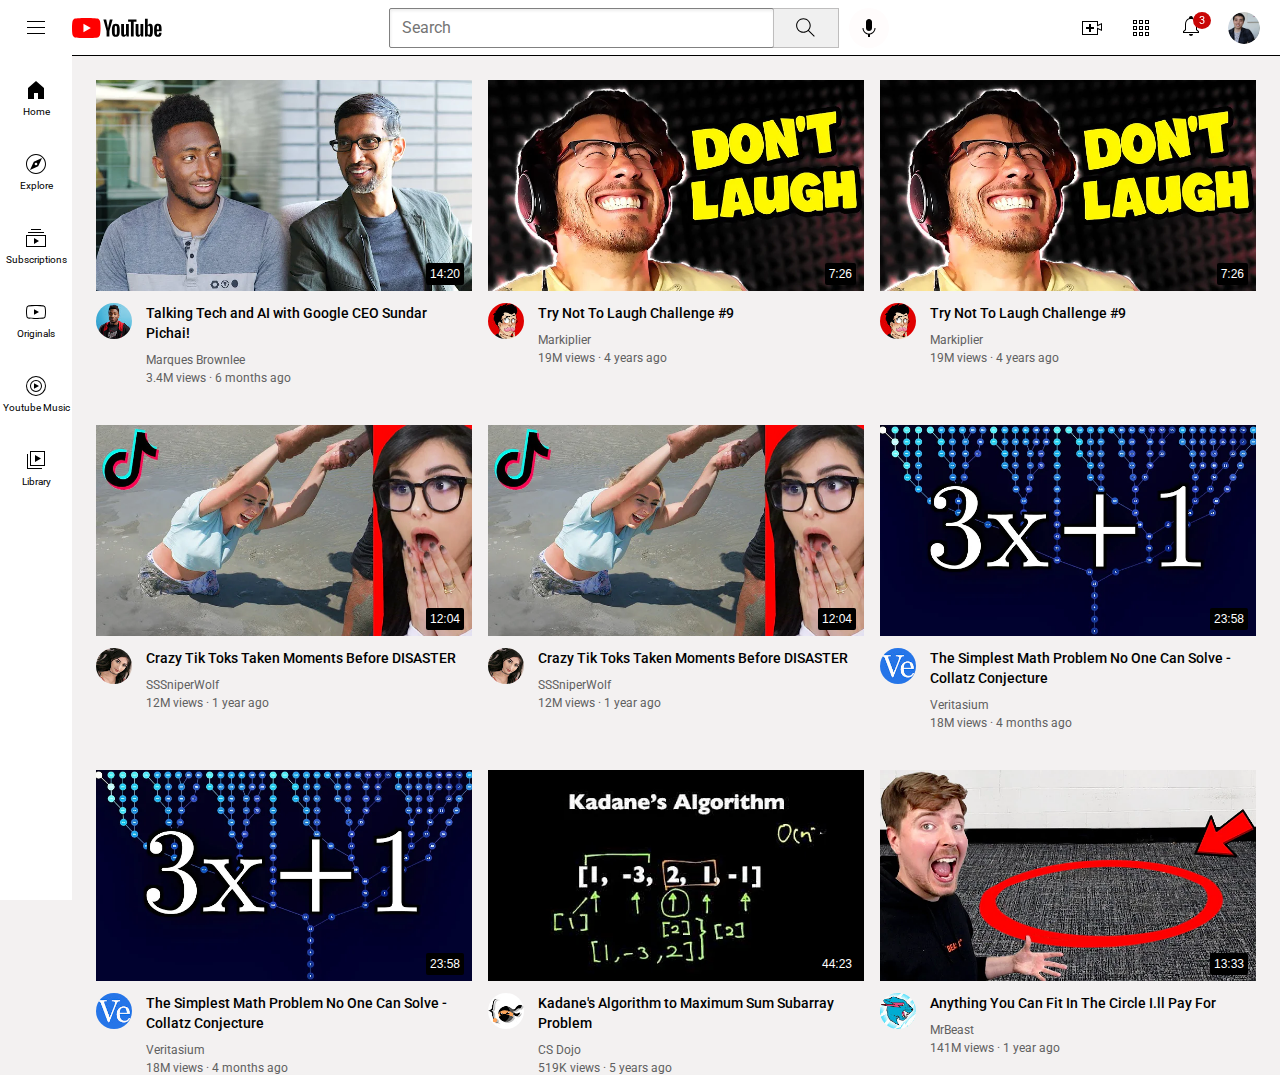
<file: index.html>
<!DOCTYPE html>
<html lang="en">
	<head>
		<meta charset="UTF-8" />
		<meta name="viewport" content="width=device-width, initial-scale=1.0" />
		<title>Youtube</title>
		<link rel="preconnect" href="https://fonts.googleapis.com" />
		<link rel="preconnect" href="https://fonts.gstatic.com" crossorigin />
		<link
			href="https://fonts.googleapis.com/css2?family=Roboto:ital,wght@0,400;0,500;0,700;1,400;1,500&display=swap"
			rel="stylesheet"
		/>
		<link rel="stylesheet" href="styles/video.css" />
		<link rel="stylesheet" href="styles/header.css" />
		<link rel="stylesheet" href="styles/general.css" />
		<link rel="stylesheet" href="styles/sidebar.css" />
	</head>

	<body>
		<div class="header">
			<div class="left-section">
				<img class="hamburger-menu" src="icons/hamburger-menu.svg" alt="" />
				<img class="youtube-logo" src="icons/youtube-logo.svg" alt="" />
			</div>
			<div class="middle-section">
				<input class="search-bar" type="text" placeholder="Search" />
				<button class="search-button">
					<img class="search-icon" src="icons/search.svg" alt="" />
					<div class="tooltip">Search</div>
				</button>
				<button class="voice-search-button">
					<img
						class="voice-search-icon"
						src="icons/voice-search-icon.svg"
						alt=""
					/>
					<div class="tooltip">Search with your voice</div>
				</button>
			</div>
			<div class="right-section">
				<div class="upload-icon-container">
					<img class="upload-icon" src="icons/upload.svg" alt="" />
					<div class="tooltip">Create</div>
				</div>
				<div class="youtube-apps-container">
					<img class="youtube-apps-icon" src="icons/youtube-apps.svg" alt="" />
					<div class="tooltip">Youtube Apps</div>
				</div>
				<div class="notification-icon-div">
					<div class="notification-icon-container">
						<img
							class="notification-icon"
							src="icons/notifications.svg"
							alt=""
						/>
						<div class="notifications-count">3</div>
					</div>
					<div class="tooltip">Notifications</div>
				</div>

				<img
					class="current-user-picture"
					src="channel-pictures/my-channel.jpeg"
					alt=""
				/>
			</div>
		</div>

		<div class="sidebar">
			<div class="sidebar-link">
				<img src="icons/home.svg" alt="" />
				<div>Home</div>
			</div>
			<div class="sidebar-link">
				<img src="icons/explore.svg" alt="" />
				<div>Explore</div>
			</div>
			<div class="sidebar-link">
				<img src="icons/subscriptions.svg" alt="" />
				<div>Subscriptions</div>
			</div>
			<div class="sidebar-link">
				<img src="icons/originals.svg" alt="" />
				<div>Originals</div>
			</div>
			<div class="sidebar-link">
				<img src="icons/youtube-music.svg" alt="" />
				<div>Youtube Music</div>
			</div>
			<div class="sidebar-link">
				<img src="icons/library.svg" alt="" />
				<div>Library</div>
			</div>
		</div>

		<div class="video-grid">
			<div class="video-preview">
				<div class="thumbnail-row">
					<img class="thumbnail" src="thumbnails/thumbnail-1.webp" />
					<div class="video-time">14:20</div>
				</div>
				<div class="video-info-grid">
					<div class="channel-picture">
						<img
							class="profile-picture"
							src="channel-pictures/channel-1.jpeg"
						/>
					</div>
					<div class="video-info">
						<p class="video-title">
							Talking Tech and AI with Google CEO Sundar Pichai!
						</p>
						<p class="video-author">Marques Brownlee</p>
						<p class="video-stats">3.4M views &#183; 6 months ago</p>
					</div>
				</div>
			</div>

			<div class="video-preview">
				<div class="thumbnail-row">
					<img class="thumbnail" src="thumbnails/thumbnail-2.webp" />
					<div class="video-time">7:26</div>
				</div>
				<div class="video-info-grid">
					<div class="channel-picture">
						<img
							class="profile-picture"
							src="channel-pictures/channel-2.jpeg"
						/>
					</div>
					<div class="video-info">
						<p class="video-title">Try Not To Laugh Challenge #9</p>
						<p class="video-author">Markiplier</p>
						<p class="video-stats">19M views &#183; 4 years ago</p>
					</div>
				</div>
			</div>
			<div class="video-preview">
				<div class="thumbnail-row">
					<img class="thumbnail" src="thumbnails/thumbnail-2.webp" />
					<div class="video-time">7:26</div>
				</div>
				<div class="video-info-grid">
					<div class="channel-picture">
						<img
							class="profile-picture"
							src="channel-pictures/channel-2.jpeg"
						/>
					</div>
					<div class="video-info">
						<p class="video-title">Try Not To Laugh Challenge #9</p>
						<p class="video-author">Markiplier</p>
						<p class="video-stats">19M views &#183; 4 years ago</p>
					</div>
				</div>
			</div>

			<div class="video-preview">
				<div class="thumbnail-row">
					<img class="thumbnail" src="thumbnails/thumbnail-3.webp" />
					<div class="video-time">12:04</div>
				</div>
				<div class="video-info-grid">
					<div class="channel-picture">
						<img
							class="profile-picture"
							src="channel-pictures/channel-3.jpeg"
						/>
					</div>
					<div class="video-info">
						<p class="video-title">
							Crazy Tik Toks Taken Moments Before DISASTER
						</p>
						<p class="video-author">SSSniperWolf</p>
						<p class="video-stats">12M views · 1 year ago</p>
					</div>
				</div>
			</div>
			<div class="video-preview">
				<div class="thumbnail-row">
					<img class="thumbnail" src="thumbnails/thumbnail-3.webp" />
					<div class="video-time">12:04</div>
				</div>
				<div class="video-info-grid">
					<div class="channel-picture">
						<img
							class="profile-picture"
							src="channel-pictures/channel-3.jpeg"
						/>
					</div>
					<div class="video-info">
						<p class="video-title">
							Crazy Tik Toks Taken Moments Before DISASTER
						</p>
						<p class="video-author">SSSniperWolf</p>
						<p class="video-stats">12M views · 1 year ago</p>
					</div>
				</div>
			</div>

			<div class="video-preview">
				<div class="thumbnail-row">
					<img class="thumbnail" src="thumbnails/thumbnail-4.webp" />
					<div class="video-time">23:58</div>
				</div>
				<div class="video-info-grid">
					<div class="channel-picture">
						<img
							class="profile-picture"
							src="channel-pictures/channel-4.jpeg"
						/>
					</div>
					<div class="video-info">
						<p class="video-title">
							The Simplest Math Problem No One Can Solve - Collatz Conjecture
						</p>
						<p class="video-author">Veritasium</p>
						<p class="video-stats">18M views · 4 months ago</p>
					</div>
				</div>
			</div>
			<div class="video-preview">
				<div class="thumbnail-row">
					<img class="thumbnail" src="thumbnails/thumbnail-4.webp" />
					<div class="video-time">23:58</div>
				</div>
				<div class="video-info-grid">
					<div class="channel-picture">
						<img
							class="profile-picture"
							src="channel-pictures/channel-4.jpeg"
						/>
					</div>
					<div class="video-info">
						<p class="video-title">
							The Simplest Math Problem No One Can Solve - Collatz Conjecture
						</p>
						<p class="video-author">Veritasium</p>
						<p class="video-stats">18M views · 4 months ago</p>
					</div>
				</div>
			</div>

			<div class="video-preview">
				<div class="thumbnail-row">
					<img class="thumbnail" src="thumbnails/thumbnail-5.webp" />
					<div class="video-time">44:23</div>
				</div>
				<div class="video-info-grid">
					<div class="channel-picture">
						<img
							class="profile-picture"
							src="channel-pictures/channel-5.jpeg"
						/>
					</div>
					<div class="video-info">
						<p class="video-title">
							Kadane's Algorithm to Maximum Sum Subarray Problem
						</p>
						<p class="video-author">CS Dojo</p>
						<p class="video-stats">519K views · 5 years ago</p>
					</div>
				</div>
			</div>

			<div class="video-preview">
				<div class="thumbnail-row">
					<img class="thumbnail" src="thumbnails/thumbnail-6.webp" />
					<div class="video-time">13:33</div>
				</div>
				<div class="video-info-grid">
					<div class="channel-picture">
						<img
							class="profile-picture"
							src="channel-pictures/channel-6.jpeg"
						/>
					</div>
					<div class="video-info">
						<p class="video-title">
							Anything You Can Fit In The Circle I.ll Pay For
						</p>
						<p class="video-author">MrBeast</p>
						<p class="video-stats">141M views · 1 year ago</p>
					</div>
				</div>
			</div>
		</div>
	</body>
</html>
</file>
<file: styles/video.css>
.thumbnail {
	width: 100%;
}

.video-title {
	margin-top: 0;
	font-size: 14px;
	font-weight: 500;
	line-height: 20px;
	margin-bottom: 10px;
}

.video-info-grid {
	display: grid;
	grid-template-columns: 50px 1fr;
}

.profile-picture {
	width: 36px;
	border-radius: 50px;
}
.thumbnail-row {
	margin-bottom: 8px;
	position: relative;
}
.video-author,
.video-stats {
	font-size: 12px;
	color: rgb(96, 96, 96);
}
.video-author {
	margin-bottom: 4px;
}
.video-grid {
	display: grid;
	grid-template-columns: 1fr 1fr 1fr;
	column-gap: 16px;
	row-gap: 40px;
}
@media (max-width: 750px) {
	.video-grid {
		grid-template-columns: 1fr 1fr;
	}
}
@media (min-width: 751px) and (max-width: 999px) {
	.video-grid {
		grid-template-columns: 1fr 1fr 1fr;
	}
}

@media (min-width: 1000px) {
	.video-grid {
		grid-template-columns: 1fr 1fr 1fr;
	}
}

.video-time {
	background-color: black;
	color: white;
	position: absolute;
	bottom: 10px;
	right: 8px;
	font-family: Robot, Arial;
	font-size: 12px;
	font-weight: 500;
	padding: 4px 4px 4px 4px;
	border-radius: 2px;
}
</file>
<file: styles/header.css>
.header {
	height: 55px;
	display: flex;
	flex-direction: row;
	justify-content: space-between;
	position: fixed;
	top: 0;
	left: 0;
	right: 0;
	background-color: white;
	border-bottom-width: 1px;
	border-bottom-style: solid;
	border-bottom-style: rgb(230, 221, 221);
	z-index: 100;
}
.left-section {
	align-items: center;
	display: flex;
}
.middle-section {
	flex: 1;
	margin-left: 70px;
	margin-right: 35px;
	max-width: 500px;
	display: flex;
	align-items: center;
}

.hamburger-menu {
	height: 24px;
	margin-right: 24px;
	margin-left: 24px;
}
.youtube-logo {
	height: 20px;
}
.search-button {
	height: 40px;
	width: 66px;
	background-color: rgb(240, 240, 240);
	border-width: 1px;
	border-style: solid;
	border-color: rgb(190, 189, 189);
	margin-left: -1px;
	margin-right: 10px;
}
.search-button,
.voice-search-button,
.upload-icon-container,
.youtube-apps-container,
.notification-icon-div {
	position: relative;
	display: flex;
	justify-content: center;
	align-items: center;
}
.search-button .tooltip,
.voice-search-button .tooltip,
.upload-icon-container .tooltip,
.youtube-apps-container .tooltip,
.notification-icon-div .tooltip {
	position: absolute;
	background-color: gray;
	color: white;
	padding-top: 4px;
	padding-bottom: 4px;
	padding-left: 8px;
	padding-right: 8px;
	border-radius: 2px;
	font-size: 12px;
	bottom: -30px;
	opacity: 0;
	transition: opacity 0.5s;
	pointer-events: none;
	white-space: nowrap;
	font-family: Roboto;
}
.search-button:hover .tooltip,
.voice-search-button:hover .tooltip,
.upload-icon-container:hover .tooltip,
.youtube-apps-container:hover .tooltip,
.notification-icon-div:hover .tooltip {
	opacity: 1;
}
.voice-search-button {
	width: 40px;
	height: 40px;
	border-radius: 20px;
	border: none;
	background-color: rgb(255, 252, 252);
}

.search-bar {
	flex: 1;
	height: 36px;
	font-size: 16px;
	padding-left: 12px;
	border: 1px solid gray;
	border-radius: 2px;
	box-shadow: inset 1px 2px 3px rgba(0, 0, 0, 0.07);
	width: 0;
}
.search-bar::placeholder {
	font-family: Roboto, Arial;
	font-size: 16px;
}

.search-icon {
	height: 25px;
}
.voice-search-icon {
	height: 24px;
}
.upload-icon {
	height: 24px;
}
.youtube-apps-icon {
	height: 24px;
}
.notification-icon {
	height: 24px;
}
.current-user-picture {
	height: 32px;
	border-radius: 16px;
}
.right-section {
	width: 180px;
	margin-right: 20px;
	display: flex;
	align-items: center;
	justify-content: space-between;
	flex-shrink: 0;
}

.notification-icon-container {
	position: relative;
}
.notifications-count {
	position: absolute;
	top: -2px;
	z-index: 2;
	background-color: rgb(201, 6, 6);
	color: white;
	border-radius: 50%;
	left: 14px;
	font-size: 11px;
	font-family: Roboto;
	padding-right: 6px;
	padding-left: 6px;
	padding-top: 2px;
	padding-bottom: 2px;
}
</file>
<file: styles/general.css>
p {
	font-family: Roboto;
	margin-top: 0;
	margin-bottom: 0;
}

body {
	margin: 0;
	padding-top: 80px;
	padding-left: 96px;
	padding-right: 24px;
	background-color: rgb(243, 241, 241);
}
</file>
<file: styles/sidebar.css>
.sidebar {
	position: fixed;
	left: 0;
	bottom: 0;
	top: 55px;
	background-color: white;
	width: 72px;
	z-index: 200;
	padding-top: 5px;
}
.sidebar-link {
	display: flex;
	height: 74px;
	justify-content: center;
	align-items: center;
	flex-direction: column;
	cursor: pointer;
}

.sidebar-link:hover {
	background-color: rgb(235, 235, 235);
}
.sidebar-link img {
	height: 24px;
	margin-bottom: 4px;
}
.sidebar-link div {
	font-family: Roboto;
	font-size: 10px;
}
</file>
